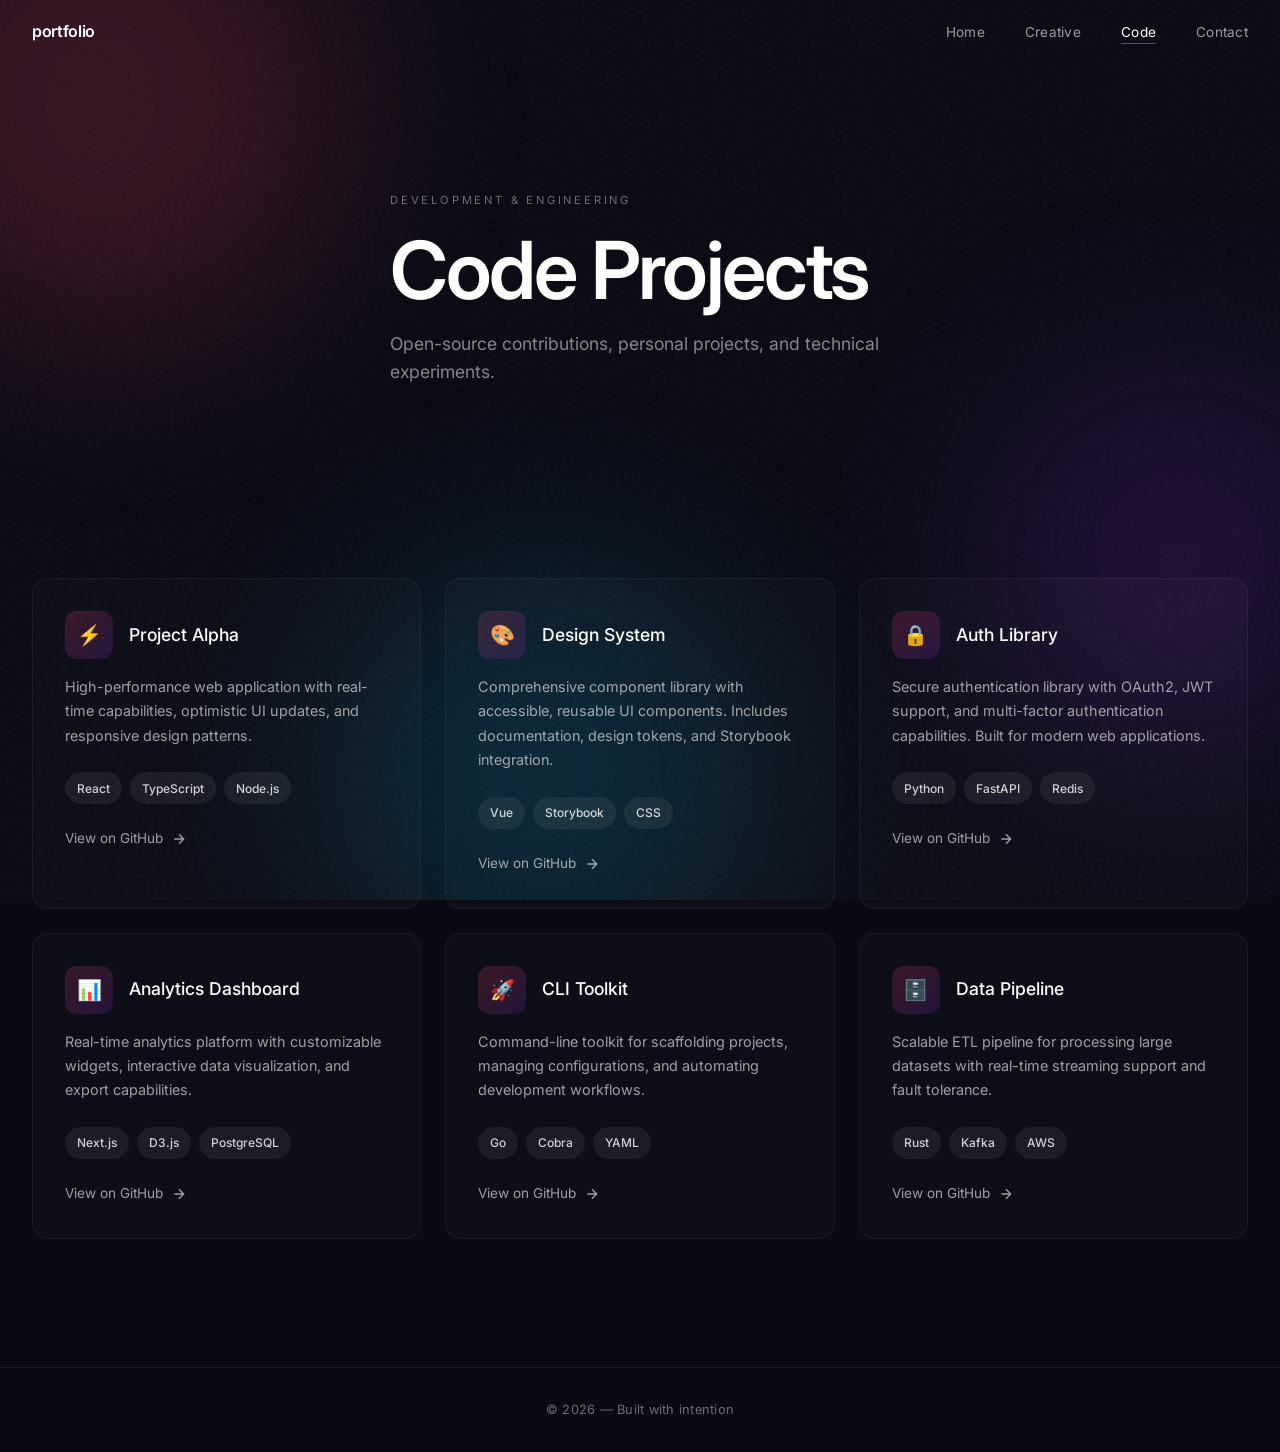
<file: code.html>
<!DOCTYPE html>
<html lang="en">
<head>
    <meta charset="UTF-8">
    <meta name="viewport" content="width=device-width, initial-scale=1.0">
    <title>Code — Portfolio</title>
    <link rel="preconnect" href="https://fonts.googleapis.com">
    <link rel="preconnect" href="https://fonts.gstatic.com" crossorigin>
    <link href="https://fonts.googleapis.com/css2?family=Inter:wght@300;400;500;600;700&family=JetBrains+Mono:wght@400;500&display=swap" rel="stylesheet">
    <link rel="stylesheet" href="styles.css">
</head>
<body>
    <!-- Loading Animation -->
    <div class="loader">
        <div class="loader-line"></div>
        <p class="loader-text">Loading</p>
    </div>

    <!-- Background Effects -->
    <div class="bg-effects">
        <div class="bg-orb bg-orb-1"></div>
        <div class="bg-orb bg-orb-2"></div>
        <div class="bg-orb bg-orb-3"></div>
    </div>
    <div class="noise-overlay"></div>

    <!-- Header -->
    <header class="header">
        <div class="header-inner">
            <a href="index.html" class="logo">portfolio</a>
            <button class="menu-btn" aria-label="Toggle menu">
                <span></span>
                <span></span>
                <span></span>
            </button>
            <nav>
                <ul class="nav-links">
                    <li><a href="index.html" class="nav-link">Home</a></li>
                    <li><a href="creative.html" class="nav-link">Creative</a></li>
                    <li><a href="code.html" class="nav-link active">Code</a></li>
                    <li><a href="contact.html" class="nav-link">Contact</a></li>
                </ul>
            </nav>
        </div>
    </header>

    <!-- Main Content -->
    <main>
        <!-- Page Header -->
        <section class="page-header">
            <div class="container">
                <div class="fade-in">
                    <p class="section-label">Development & Engineering</p>
                    <h1 class="page-title">Code Projects</h1>
                    <p class="page-desc">Open-source contributions, personal projects, and technical experiments.</p>
                </div>
            </div>
        </section>

        <!-- Code Grid -->
        <section class="section">
            <div class="container">
                <div class="code-grid">
                    <article class="code-card fade-in stagger-item">
                        <div class="code-card-header">
                            <div class="code-icon">⚡</div>
                            <h3>Project Alpha</h3>
                        </div>
                        <p>High-performance web application with real-time capabilities, optimistic UI updates, and responsive design patterns.</p>
                        <div class="tech-tags">
                            <span class="tech-tag">React</span>
                            <span class="tech-tag">TypeScript</span>
                            <span class="tech-tag">Node.js</span>
                        </div>
                        <a href="#" class="code-link">
                            View on GitHub
                            <svg width="16" height="16" viewBox="0 0 24 24" fill="none" stroke="currentColor" stroke-width="2">
                                <path d="M5 12h14M12 5l7 7-7 7"/>
                            </svg>
                        </a>
                    </article>

                    <article class="code-card fade-in stagger-item">
                        <div class="code-card-header">
                            <div class="code-icon">🎨</div>
                            <h3>Design System</h3>
                        </div>
                        <p>Comprehensive component library with accessible, reusable UI components. Includes documentation, design tokens, and Storybook integration.</p>
                        <div class="tech-tags">
                            <span class="tech-tag">Vue</span>
                            <span class="tech-tag">Storybook</span>
                            <span class="tech-tag">CSS</span>
                        </div>
                        <a href="#" class="code-link">
                            View on GitHub
                            <svg width="16" height="16" viewBox="0 0 24 24" fill="none" stroke="currentColor" stroke-width="2">
                                <path d="M5 12h14M12 5l7 7-7 7"/>
                            </svg>
                        </a>
                    </article>

                    <article class="code-card fade-in stagger-item">
                        <div class="code-card-header">
                            <div class="code-icon">🔒</div>
                            <h3>Auth Library</h3>
                        </div>
                        <p>Secure authentication library with OAuth2, JWT support, and multi-factor authentication capabilities. Built for modern web applications.</p>
                        <div class="tech-tags">
                            <span class="tech-tag">Python</span>
                            <span class="tech-tag">FastAPI</span>
                            <span class="tech-tag">Redis</span>
                        </div>
                        <a href="#" class="code-link">
                            View on GitHub
                            <svg width="16" height="16" viewBox="0 0 24 24" fill="none" stroke="currentColor" stroke-width="2">
                                <path d="M5 12h14M12 5l7 7-7 7"/>
                            </svg>
                        </a>
                    </article>

                    <article class="code-card fade-in stagger-item">
                        <div class="code-card-header">
                            <div class="code-icon">📊</div>
                            <h3>Analytics Dashboard</h3>
                        </div>
                        <p>Real-time analytics platform with customizable widgets, interactive data visualization, and export capabilities.</p>
                        <div class="tech-tags">
                            <span class="tech-tag">Next.js</span>
                            <span class="tech-tag">D3.js</span>
                            <span class="tech-tag">PostgreSQL</span>
                        </div>
                        <a href="#" class="code-link">
                            View on GitHub
                            <svg width="16" height="16" viewBox="0 0 24 24" fill="none" stroke="currentColor" stroke-width="2">
                                <path d="M5 12h14M12 5l7 7-7 7"/>
                            </svg>
                        </a>
                    </article>

                    <article class="code-card fade-in stagger-item">
                        <div class="code-card-header">
                            <div class="code-icon">🚀</div>
                            <h3>CLI Toolkit</h3>
                        </div>
                        <p>Command-line toolkit for scaffolding projects, managing configurations, and automating development workflows.</p>
                        <div class="tech-tags">
                            <span class="tech-tag">Go</span>
                            <span class="tech-tag">Cobra</span>
                            <span class="tech-tag">YAML</span>
                        </div>
                        <a href="#" class="code-link">
                            View on GitHub
                            <svg width="16" height="16" viewBox="0 0 24 24" fill="none" stroke="currentColor" stroke-width="2">
                                <path d="M5 12h14M12 5l7 7-7 7"/>
                            </svg>
                        </a>
                    </article>

                    <article class="code-card fade-in stagger-item">
                        <div class="code-card-header">
                            <div class="code-icon">🗄️</div>
                            <h3>Data Pipeline</h3>
                        </div>
                        <p>Scalable ETL pipeline for processing large datasets with real-time streaming support and fault tolerance.</p>
                        <div class="tech-tags">
                            <span class="tech-tag">Rust</span>
                            <span class="tech-tag">Kafka</span>
                            <span class="tech-tag">AWS</span>
                        </div>
                        <a href="#" class="code-link">
                            View on GitHub
                            <svg width="16" height="16" viewBox="0 0 24 24" fill="none" stroke="currentColor" stroke-width="2">
                                <path d="M5 12h14M12 5l7 7-7 7"/>
                            </svg>
                        </a>
                    </article>
                </div>
            </div>
        </section>
    </main>

    <!-- Footer -->
    <footer class="footer">
        <p>© 2026 — Built with intention</p>
    </footer>

    <script src="script.js"></script>
</body>
</html>
</file>
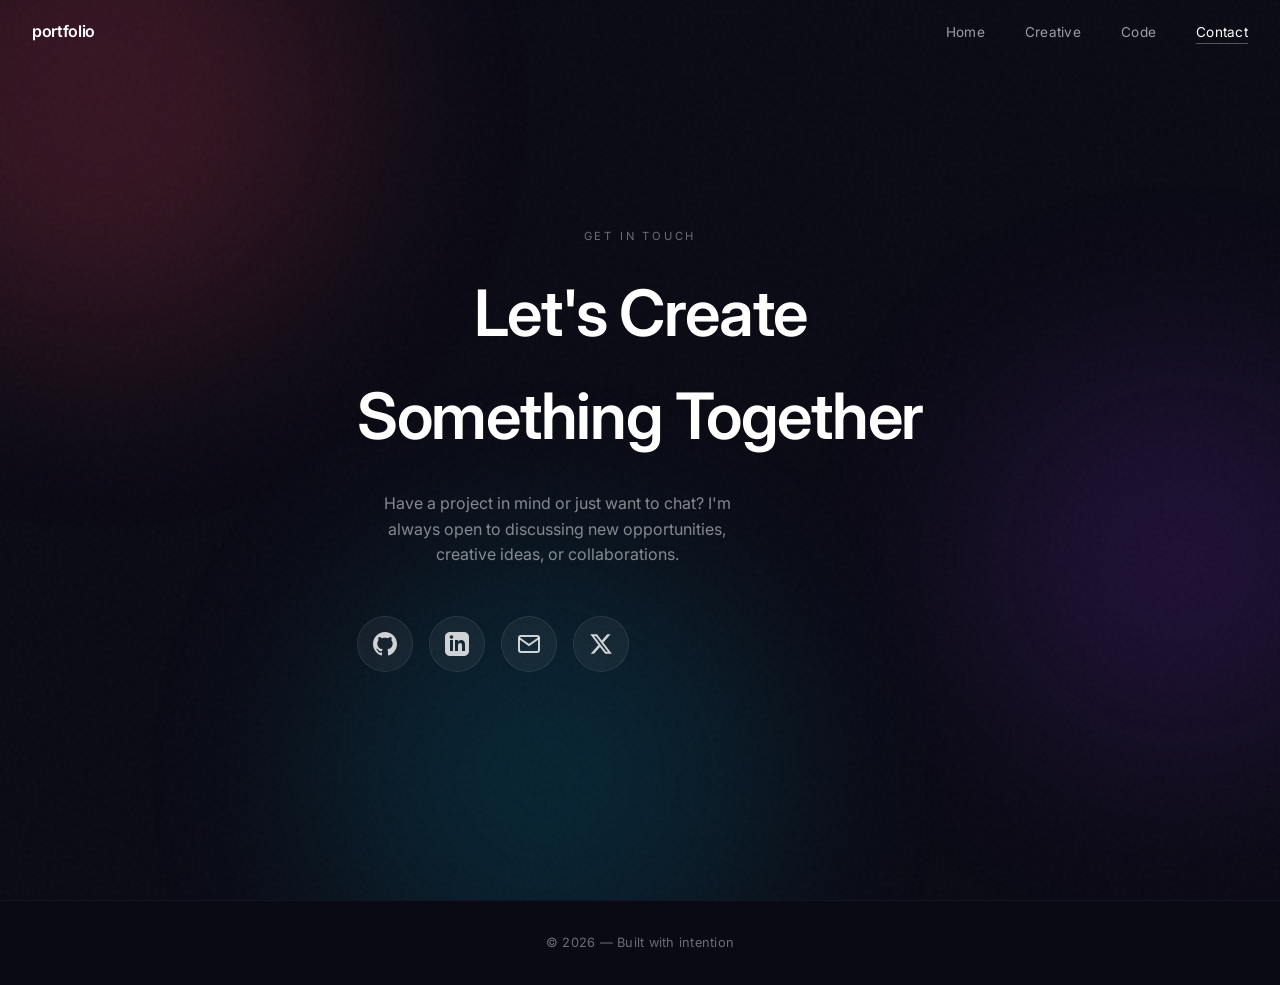
<file: contact.html>
<!DOCTYPE html>
<html lang="en">
<head>
    <meta charset="UTF-8">
    <meta name="viewport" content="width=device-width, initial-scale=1.0">
    <title>Contact — Portfolio</title>
    <link rel="preconnect" href="https://fonts.googleapis.com">
    <link rel="preconnect" href="https://fonts.gstatic.com" crossorigin>
    <link href="https://fonts.googleapis.com/css2?family=Inter:wght@300;400;500;600;700&family=JetBrains+Mono:wght@400;500&display=swap" rel="stylesheet">
    <link rel="stylesheet" href="styles.css">
</head>
<body>
    <!-- Loading Animation -->
    <div class="loader">
        <div class="loader-line"></div>
        <p class="loader-text">Loading</p>
    </div>

    <!-- Background Effects -->
    <div class="bg-effects">
        <div class="bg-orb bg-orb-1"></div>
        <div class="bg-orb bg-orb-2"></div>
        <div class="bg-orb bg-orb-3"></div>
    </div>
    <div class="noise-overlay"></div>

    <!-- Header -->
    <header class="header">
        <div class="header-inner">
            <a href="index.html" class="logo">portfolio</a>
            <button class="menu-btn" aria-label="Toggle menu">
                <span></span>
                <span></span>
                <span></span>
            </button>
            <nav>
                <ul class="nav-links">
                    <li><a href="index.html" class="nav-link">Home</a></li>
                    <li><a href="creative.html" class="nav-link">Creative</a></li>
                    <li><a href="code.html" class="nav-link">Code</a></li>
                    <li><a href="contact.html" class="nav-link active">Contact</a></li>
                </ul>
            </nav>
        </div>
    </header>

    <!-- Main Content -->
    <main>
        <!-- Contact Section -->
        <section class="contact-section" style="min-height: 100vh;">
            <div class="container">
                <div class="fade-in">
                    <p class="section-label">Get in Touch</p>
                    <h1 class="contact-title">Let's Create<br>Something Together</h1>
                    <p class="contact-text">Have a project in mind or just want to chat? I'm always open to discussing new opportunities, creative ideas, or collaborations.</p>

                    <div class="contact-links">
                        <a href="https://github.com" class="contact-link" title="GitHub" target="_blank" rel="noopener">
                            <svg width="24" height="24" viewBox="0 0 24 24" fill="currentColor">
                                <path d="M12 0c-6.626 0-12 5.373-12 12 0 5.302 3.438 9.8 8.207 11.387.599.111.793-.261.793-.577v-2.234c-3.338.726-4.033-1.416-4.033-1.416-.546-1.387-1.333-1.756-1.333-1.756-1.089-.745.083-.729.083-.729 1.205.084 1.839 1.237 1.839 1.237 1.07 1.834 2.807 1.304 3.492.997.107-.775.418-1.305.762-1.604-2.665-.305-5.467-1.334-5.467-5.931 0-1.311.469-2.381 1.236-3.221-.124-.303-.535-1.524.117-3.176 0 0 1.008-.322 3.301 1.23.957-.266 1.983-.399 3.003-.404 1.02.005 2.047.138 3.006.404 2.291-1.552 3.297-1.23 3.297-1.23.653 1.653.242 2.874.118 3.176.77.84 1.235 1.911 1.235 3.221 0 4.609-2.807 5.624-5.479 5.921.43.372.823 1.102.823 2.222v3.293c0 .319.192.694.801.576 4.765-1.589 8.199-6.086 8.199-11.386 0-6.627-5.373-12-12-12z"/>
                            </svg>
                        </a>
                        <a href="https://linkedin.com" class="contact-link" title="LinkedIn" target="_blank" rel="noopener">
                            <svg width="24" height="24" viewBox="0 0 24 24" fill="currentColor">
                                <path d="M19 0h-14c-2.761 0-5 2.239-5 5v14c0 2.761 2.239 5 5 5h14c2.762 0 5-2.239 5-5v-14c0-2.761-2.238-5-5-5zm-11 19h-3v-11h3v11zm-1.5-12.268c-.966 0-1.75-.79-1.75-1.764s.784-1.764 1.75-1.764 1.75.79 1.75 1.764-.783 1.764-1.75 1.764zm13.5 12.268h-3v-5.604c0-3.368-4-3.113-4 0v5.604h-3v-11h3v1.765c1.396-2.586 7-2.777 7 2.476v6.759z"/>
                            </svg>
                        </a>
                        <a href="mailto:hello@example.com" class="contact-link" title="Email">
                            <svg width="24" height="24" viewBox="0 0 24 24" fill="none" stroke="currentColor" stroke-width="2">
                                <rect x="2" y="4" width="20" height="16" rx="2"/>
                                <path d="M22 6l-10 7L2 6"/>
                            </svg>
                        </a>
                        <a href="https://twitter.com" class="contact-link" title="Twitter" target="_blank" rel="noopener">
                            <svg width="24" height="24" viewBox="0 0 24 24" fill="currentColor">
                                <path d="M18.244 2.25h3.308l-7.227 8.26 8.502 11.24H16.17l-5.214-6.817L4.99 21.75H1.68l7.73-8.835L1.254 2.25H8.08l4.713 6.231zm-1.161 17.52h1.833L7.084 4.126H5.117z"/>
                            </svg>
                        </a>
                    </div>
                </div>
            </div>
        </section>
    </main>

    <!-- Footer -->
    <footer class="footer">
        <p>© 2026 — Built with intention</p>
    </footer>

    <script src="script.js"></script>
</body>
</html>
</file>
<file: styles.css>
/* ========================================
   Portfolio - Global Styles
   Inspired by springsummer.dk
   ======================================== */

/* CSS Variables */
:root {
    --text-color: 255, 255, 255;
    --background-color: 10, 10, 20;
    --accent-color: 233, 69, 96;
    --secondary-color: 123, 44, 191;
    --tertiary-color: 0, 180, 216;

    --font-sans: 'Inter', -apple-system, BlinkMacSystemFont, sans-serif;
    --font-mono: 'JetBrains Mono', monospace;

    --header-height: 4rem;
    --transition-fast: 0.2s cubic-bezier(0.4, 0, 0.2, 1);
    --transition-medium: 0.4s cubic-bezier(0.4, 0, 0.2, 1);
    --transition-slow: 0.8s cubic-bezier(0.4, 0, 0.2, 1);

    --ease-out-expo: cubic-bezier(0.16, 1, 0.3, 1);
}

/* Reset */
*, *::before, *::after {
    margin: 0;
    padding: 0;
    box-sizing: border-box;
}

html {
    scroll-behavior: smooth;
}

body {
    font-family: var(--font-sans);
    background: rgba(var(--background-color), 1);
    color: rgba(var(--text-color), 1);
    min-height: 100vh;
    overflow-x: hidden;
    line-height: 1.6;
}

/* ========================================
   Loading Animation
   ======================================== */

.loader {
    position: fixed;
    inset: 0;
    background: rgba(var(--background-color), 1);
    z-index: 10000;
    display: flex;
    flex-direction: column;
    align-items: center;
    justify-content: center;
    transition: opacity 0.5s var(--ease-out-expo), visibility 0.5s;
}

.loader.hidden {
    opacity: 0;
    visibility: hidden;
}

.loader-line {
    width: 1px;
    height: 0;
    background: rgba(var(--text-color), 1);
    transition: height 0.8s var(--ease-out-expo);
}

.loader.active .loader-line {
    height: 100px;
}

.loader-text {
    margin-top: 1.5rem;
    font-size: 0.75rem;
    letter-spacing: 0.3em;
    text-transform: uppercase;
    opacity: 0;
    transform: translateY(10px);
    transition: opacity 0.4s, transform 0.4s var(--ease-out-expo);
}

.loader.active .loader-text {
    opacity: 0.5;
    transform: translateY(0);
}

/* ========================================
   Background Effects
   ======================================== */

.bg-effects {
    position: fixed;
    inset: 0;
    pointer-events: none;
    z-index: 0;
    overflow: hidden;
}

.bg-orb {
    position: absolute;
    border-radius: 50%;
    filter: blur(100px);
    opacity: 0.4;
    animation: float 25s ease-in-out infinite;
}

.bg-orb-1 {
    width: 500px;
    height: 500px;
    background: rgba(var(--accent-color), 0.5);
    top: -150px;
    left: -150px;
}

.bg-orb-2 {
    width: 400px;
    height: 400px;
    background: rgba(var(--secondary-color), 0.5);
    top: 40%;
    right: -100px;
    animation-delay: -8s;
}

.bg-orb-3 {
    width: 450px;
    height: 450px;
    background: rgba(var(--tertiary-color), 0.4);
    bottom: -100px;
    left: 25%;
    animation-delay: -15s;
}

@keyframes float {
    0%, 100% { transform: translate(0, 0) rotate(0deg); }
    25% { transform: translate(40px, -40px) rotate(5deg); }
    50% { transform: translate(-30px, 30px) rotate(-5deg); }
    75% { transform: translate(50px, 20px) rotate(3deg); }
}

/* Noise Overlay */
.noise-overlay {
    position: fixed;
    inset: 0;
    pointer-events: none;
    z-index: 1;
    opacity: 0.03;
    background-image: url("data:image/svg+xml,%3Csvg viewBox='0 0 256 256' xmlns='http://www.w3.org/2000/svg'%3E%3Cfilter id='noise'%3E%3CfeTurbulence type='fractalNoise' baseFrequency='0.9' numOctaves='4' stitchTiles='stitch'/%3E%3C/filter%3E%3Crect width='100%25' height='100%25' filter='url(%23noise)'/%3E%3C/svg%3E");
}

/* ========================================
   Glass Navigation
   ======================================== */

.header {
    position: fixed;
    top: 0;
    left: 0;
    right: 0;
    height: var(--header-height);
    z-index: 1000;
    padding: 0 2rem;
    transition: transform var(--transition-medium), background var(--transition-fast);
}

.header.scrolled {
    background: rgba(var(--background-color), 0.7);
    backdrop-filter: blur(20px) saturate(180%);
    -webkit-backdrop-filter: blur(20px) saturate(180%);
    border-bottom: 1px solid rgba(var(--text-color), 0.05);
}

.header-inner {
    max-width: 1400px;
    height: 100%;
    margin: 0 auto;
    display: flex;
    align-items: center;
    justify-content: space-between;
}

.logo {
    font-size: 1rem;
    font-weight: 600;
    letter-spacing: -0.02em;
    color: rgba(var(--text-color), 1);
    text-decoration: none;
    position: relative;
}

.logo::after {
    content: '';
    position: absolute;
    bottom: -2px;
    left: 0;
    width: 100%;
    height: 1px;
    background: rgba(var(--text-color), 1);
    transform: scaleX(0);
    transform-origin: right;
    transition: transform var(--transition-fast);
}

.logo:hover::after {
    transform: scaleX(1);
    transform-origin: left;
}

.nav-links {
    display: flex;
    gap: 2.5rem;
    list-style: none;
}

.nav-link {
    color: rgba(var(--text-color), 0.6);
    text-decoration: none;
    font-size: 0.85rem;
    font-weight: 400;
    letter-spacing: 0.02em;
    position: relative;
    padding: 0.25rem 0;
    transition: color var(--transition-fast);
}

.nav-link:hover,
.nav-link.active {
    color: rgba(var(--text-color), 1);
}

.nav-link::before {
    content: '';
    position: absolute;
    bottom: 0;
    left: 0;
    width: 100%;
    height: 1px;
    background: rgba(var(--text-color), 0.3);
    transform: scaleX(0);
    transition: transform var(--transition-fast);
}

.nav-link:hover::before,
.nav-link.active::before {
    transform: scaleX(1);
}

/* Mobile Menu Button */
.menu-btn {
    display: none;
    flex-direction: column;
    gap: 5px;
    background: none;
    border: none;
    cursor: pointer;
    padding: 0.5rem;
    z-index: 1001;
}

.menu-btn span {
    display: block;
    width: 24px;
    height: 1px;
    background: rgba(var(--text-color), 1);
    transition: transform var(--transition-fast), opacity var(--transition-fast);
}

.menu-btn.active span:first-child {
    transform: translateY(3px) rotate(45deg);
}

.menu-btn.active span:nth-child(2) {
    opacity: 0;
}

.menu-btn.active span:last-child {
    transform: translateY(-3px) rotate(-45deg);
}

/* Mobile Navigation */
@media (max-width: 768px) {
    .header {
        padding: 0 1rem;
    }

    .menu-btn {
        display: flex;
    }

    .nav-links {
        position: fixed;
        inset: 0;
        flex-direction: column;
        justify-content: center;
        align-items: center;
        gap: 2rem;
        background: rgba(var(--background-color), 0.95);
        backdrop-filter: blur(20px);
        -webkit-backdrop-filter: blur(20px);
        opacity: 0;
        visibility: hidden;
        transition: opacity var(--transition-medium), visibility var(--transition-medium);
    }

    .nav-links.active {
        opacity: 1;
        visibility: visible;
    }

    .nav-link {
        font-size: 1.25rem;
    }
}

/* ========================================
   Main Content
   ======================================== */

main {
    position: relative;
    z-index: 2;
}

.container {
    max-width: 1400px;
    margin: 0 auto;
    padding: 0 2rem;
}

/* ========================================
   Hero Section
   ======================================== */

.hero {
    min-height: 100vh;
    display: flex;
    flex-direction: column;
    justify-content: center;
    padding: calc(var(--header-height) + 2rem) 0 4rem;
}

.hero-content {
    opacity: 0;
    transform: translateY(40px);
    animation: fadeUp 1s var(--ease-out-expo) forwards;
    animation-delay: 0.8s;
}

@keyframes fadeUp {
    to {
        opacity: 1;
        transform: translateY(0);
    }
}

.hero-title {
    font-size: clamp(3rem, 10vw, 7rem);
    font-weight: 600;
    letter-spacing: -0.03em;
    line-height: 1;
    margin-bottom: 1.5rem;
}

.hero-title .line {
    display: block;
    overflow: hidden;
}

.hero-title .line span {
    display: inline-block;
}

.hero-subtitle {
    font-size: 1.1rem;
    color: rgba(var(--text-color), 0.5);
    max-width: 400px;
    letter-spacing: 0.01em;
}

.hero-scroll {
    margin-top: 4rem;
    display: flex;
    align-items: center;
    gap: 1rem;
    opacity: 0;
    animation: fadeUp 0.8s var(--ease-out-expo) forwards;
    animation-delay: 1.2s;
}

.hero-scroll-line {
    width: 60px;
    height: 1px;
    background: rgba(var(--text-color), 0.3);
}

.hero-scroll-text {
    font-size: 0.7rem;
    letter-spacing: 0.2em;
    text-transform: uppercase;
    color: rgba(var(--text-color), 0.5);
}

/* ========================================
   Section Styles
   ======================================== */

.section {
    padding: 8rem 0;
    position: relative;
}

.section-header {
    margin-bottom: 4rem;
}

.section-label {
    font-size: 0.7rem;
    letter-spacing: 0.25em;
    text-transform: uppercase;
    color: rgba(var(--text-color), 0.4);
    margin-bottom: 1rem;
}

.section-title {
    font-size: clamp(2rem, 5vw, 3.5rem);
    font-weight: 600;
    letter-spacing: -0.02em;
    margin-bottom: 1rem;
}

.section-divider {
    width: 80px;
    height: 1px;
    background: linear-gradient(90deg,
        rgba(var(--accent-color), 1),
        rgba(var(--secondary-color), 1)
    );
}

/* ========================================
   Portfolio Grid
   ======================================== */

.portfolio-grid {
    display: grid;
    grid-template-columns: repeat(auto-fill, minmax(350px, 1fr));
    gap: 1.5rem;
}

.portfolio-item {
    position: relative;
    border-radius: 16px;
    overflow: hidden;
    aspect-ratio: 4/3;
    background: rgba(var(--text-color), 0.03);
    border: 1px solid rgba(var(--text-color), 0.05);
    cursor: pointer;
    transition: transform var(--transition-medium), box-shadow var(--transition-medium);
}

.portfolio-item:hover {
    transform: translateY(-8px);
    box-shadow: 0 30px 60px rgba(0, 0, 0, 0.3);
}

.portfolio-item img {
    width: 100%;
    height: 100%;
    object-fit: cover;
    transition: transform var(--transition-slow);
}

.portfolio-item:hover img {
    transform: scale(1.05);
}

.portfolio-overlay {
    position: absolute;
    inset: 0;
    background: linear-gradient(180deg, transparent 0%, rgba(var(--background-color), 0.9) 100%);
    display: flex;
    flex-direction: column;
    justify-content: flex-end;
    padding: 1.5rem;
    opacity: 0;
    transition: opacity var(--transition-medium);
}

.portfolio-item:hover .portfolio-overlay {
    opacity: 1;
}

.portfolio-overlay h3 {
    font-size: 1.1rem;
    font-weight: 500;
    margin-bottom: 0.25rem;
}

.portfolio-overlay p {
    font-size: 0.85rem;
    color: rgba(var(--text-color), 0.6);
}

/* ========================================
   Code Cards
   ======================================== */

.code-grid {
    display: grid;
    grid-template-columns: repeat(auto-fill, minmax(380px, 1fr));
    gap: 1.5rem;
}

.code-card {
    padding: 2rem;
    background: rgba(var(--text-color), 0.02);
    border: 1px solid rgba(var(--text-color), 0.05);
    border-radius: 16px;
    transition: transform var(--transition-medium), border-color var(--transition-fast);
}

.code-card:hover {
    transform: translateY(-4px);
    border-color: rgba(var(--text-color), 0.1);
}

.code-card-header {
    display: flex;
    align-items: center;
    gap: 1rem;
    margin-bottom: 1rem;
}

.code-icon {
    width: 48px;
    height: 48px;
    border-radius: 12px;
    background: linear-gradient(135deg,
        rgba(var(--accent-color), 0.2),
        rgba(var(--secondary-color), 0.2)
    );
    display: flex;
    align-items: center;
    justify-content: center;
    font-size: 1.25rem;
}

.code-card h3 {
    font-size: 1.1rem;
    font-weight: 500;
}

.code-card p {
    color: rgba(var(--text-color), 0.6);
    font-size: 0.9rem;
    line-height: 1.7;
    margin-bottom: 1.5rem;
}

.tech-tags {
    display: flex;
    flex-wrap: wrap;
    gap: 0.5rem;
}

.tech-tag {
    background: rgba(var(--text-color), 0.06);
    padding: 0.4rem 0.75rem;
    border-radius: 20px;
    font-size: 0.75rem;
    font-weight: 500;
    color: rgba(var(--text-color), 0.8);
}

.code-link {
    display: inline-flex;
    align-items: center;
    gap: 0.5rem;
    margin-top: 1.5rem;
    color: rgba(var(--text-color), 0.6);
    text-decoration: none;
    font-size: 0.85rem;
    transition: color var(--transition-fast);
}

.code-link:hover {
    color: rgba(var(--text-color), 1);
}

.code-link svg {
    transition: transform var(--transition-fast);
}

.code-link:hover svg {
    transform: translateX(4px);
}

/* ========================================
   Contact Section
   ======================================== */

.contact-section {
    min-height: 60vh;
    display: flex;
    flex-direction: column;
    justify-content: center;
    align-items: center;
    text-align: center;
}

.contact-title {
    font-size: clamp(2rem, 6vw, 4rem);
    font-weight: 600;
    letter-spacing: -0.02em;
    margin-bottom: 1.5rem;
}

.contact-text {
    color: rgba(var(--text-color), 0.5);
    max-width: 400px;
    margin-bottom: 3rem;
}

.contact-links {
    display: flex;
    gap: 1rem;
}

.contact-link {
    display: flex;
    align-items: center;
    justify-content: center;
    width: 56px;
    height: 56px;
    border-radius: 50%;
    background: rgba(var(--text-color), 0.05);
    border: 1px solid rgba(var(--text-color), 0.08);
    color: rgba(var(--text-color), 0.8);
    text-decoration: none;
    transition: transform var(--transition-fast), background var(--transition-fast), border-color var(--transition-fast);
}

.contact-link:hover {
    transform: translateY(-4px);
    background: rgba(var(--text-color), 0.1);
    border-color: rgba(var(--text-color), 0.15);
}

/* ========================================
   Footer
   ======================================== */

.footer {
    padding: 2rem;
    text-align: center;
    border-top: 1px solid rgba(var(--text-color), 0.05);
}

.footer p {
    font-size: 0.8rem;
    color: rgba(var(--text-color), 0.4);
    letter-spacing: 0.02em;
}

/* ========================================
   Page Header
   ======================================== */

.page-header {
    min-height: 50vh;
    display: flex;
    flex-direction: column;
    justify-content: flex-end;
    padding: calc(var(--header-height) + 2rem) 0 4rem;
}

.page-title {
    font-size: clamp(2.5rem, 8vw, 5rem);
    font-weight: 600;
    letter-spacing: -0.03em;
    line-height: 1.1;
}

.page-desc {
    font-size: 1.1rem;
    color: rgba(var(--text-color), 0.5);
    max-width: 500px;
    margin-top: 1rem;
}

/* ========================================
   Animations
   ======================================== */

.fade-in {
    opacity: 0;
    transform: translateY(30px);
    transition: opacity 0.8s var(--ease-out-expo), transform 0.8s var(--ease-out-expo);
}

.fade-in.visible {
    opacity: 1;
    transform: translateY(0);
}

/* Staggered animations */
.stagger-item {
    opacity: 0;
    transform: translateY(20px);
}

.stagger-item.visible {
    animation: staggerIn 0.6s var(--ease-out-expo) forwards;
}

@keyframes staggerIn {
    to {
        opacity: 1;
        transform: translateY(0);
    }
}

/* ========================================
   Responsive
   ======================================== */

@media (max-width: 768px) {
    .container {
        padding: 0 1.25rem;
    }

    .section {
        padding: 5rem 0;
    }

    .portfolio-grid,
    .code-grid {
        grid-template-columns: 1fr;
    }

    .hero {
        padding: calc(var(--header-height) + 1rem) 0 3rem;
    }

    .contact-links {
        flex-wrap: wrap;
    }
}
</file>
